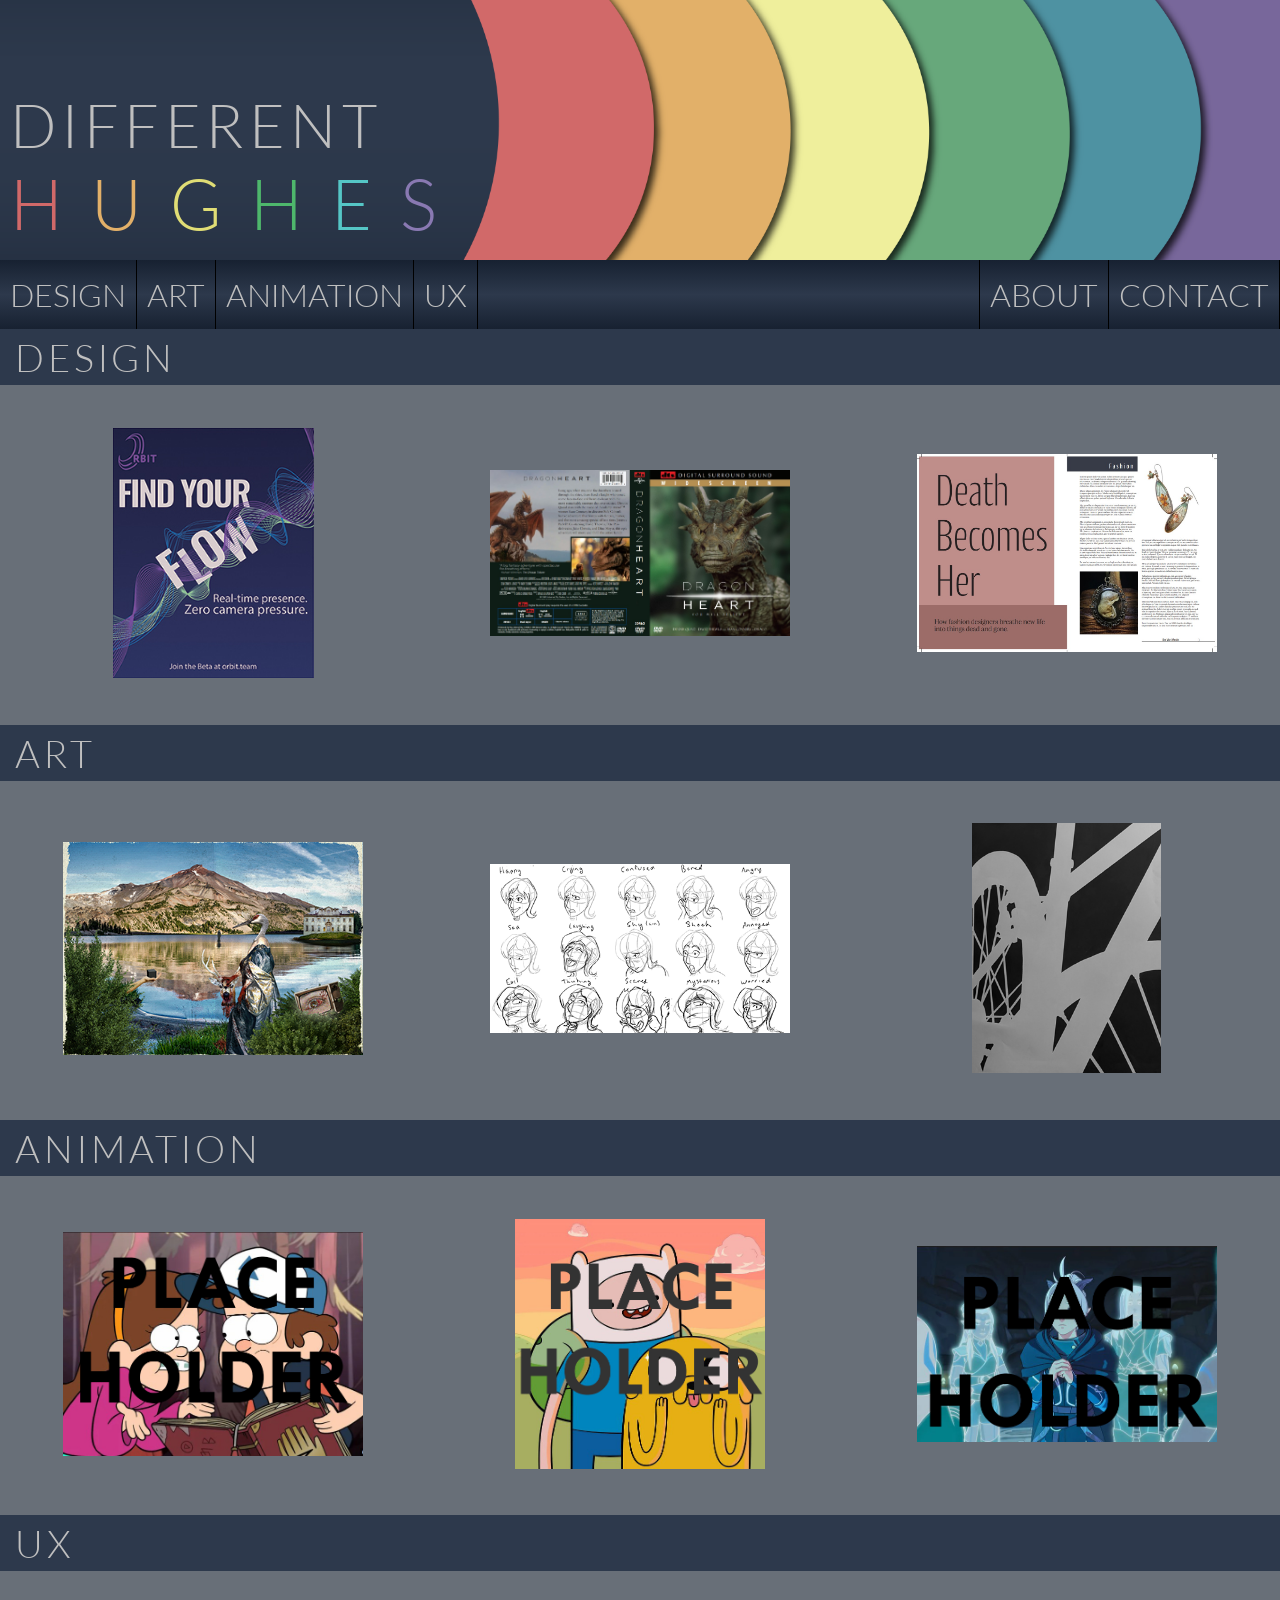
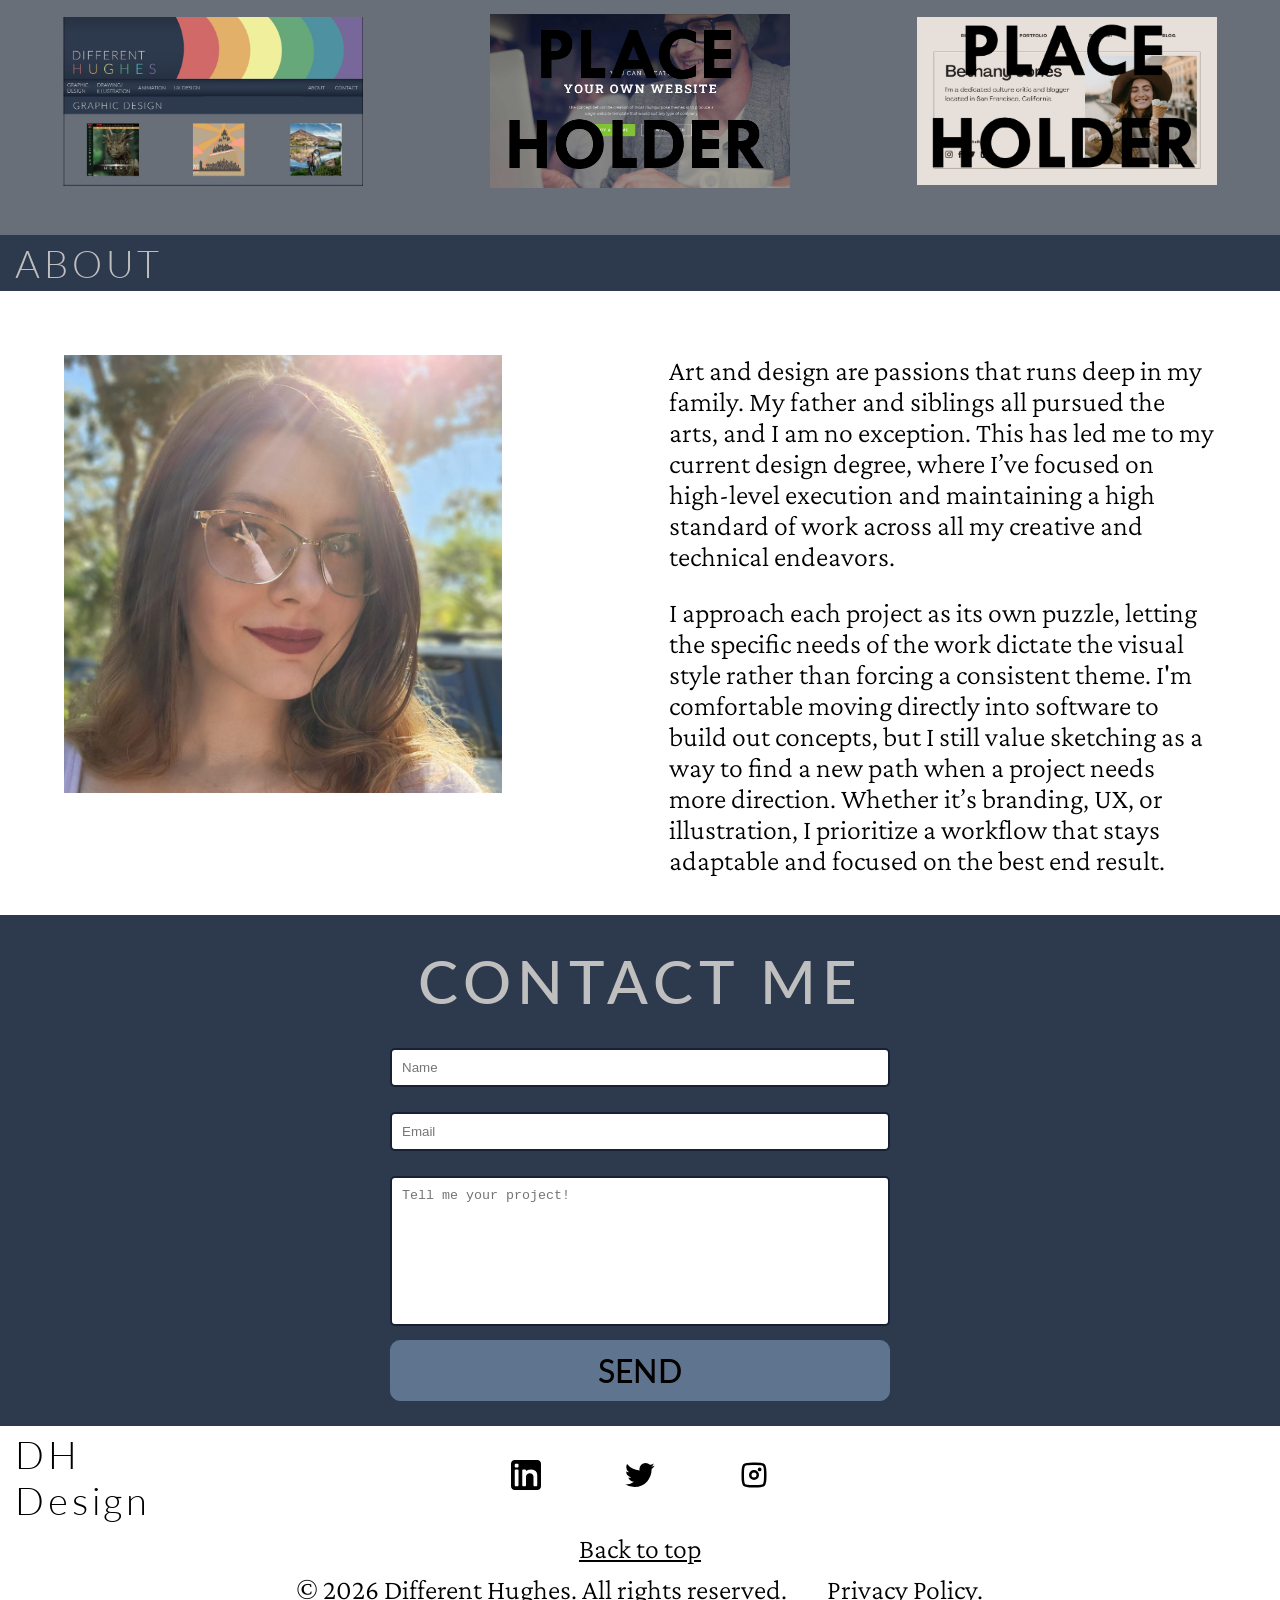
<file: index.html>
<!DOCTYPE html>
<html lang="en">
  <head>
	<meta charset="UTF-8">
	<meta name="viewport" content="width=device-width, initial-scale=1.0">
    <link href="css/indexcss.css" rel="stylesheet" type="text/css">
    <link rel="preconnect" href="https://fonts.googleapis.com">
	<link rel="preconnect" href="https://fonts.gstatic.com" crossorigin>
	<link href="https://fonts.googleapis.com/css2?family=Lato:ital,wght@0,100;0,300;0,400;0,700;0,900;1,100;1,300;1,400;1,700;1,900&display=swap" rel="stylesheet">
	<link rel="preconnect" href="https://fonts.googleapis.com">
    <link rel="preconnect" href="https://fonts.gstatic.com" crossorigin>
    <link href="https://fonts.googleapis.com/css2?family=Crimson+Pro:ital,wght@0,200..900;1,200..900&family=Della+Respira&display=swap" rel="stylesheet">
	<title>
	Different Hughes
	</title>
  </head>
  <body>
		<!--the header includes the Portfolio name, the decorative image, and the site navigation bar -->
    <header id="top">
	  <img src="images/header-image.png" alt="the header vector image with dark blue and a rainbow of colors" class="headerimg">
      <h1><a href="index.html">DIFFERENT<br><!-- Span with different ids to add different colors --><span id="red">H</span><span id="orange">U</span><span id="yellow">G</span><span id="green">H</span><span id="blue">E</span><span id="purple">S</span></a></h1>
      <nav>
        <ul>
		  <li><a class="navlink" href="design.html">DESIGN</a></li>
		  <li><a class="navlink" href="art.html">ART</a></li>
		  <li><a class="navlink" href="animation.html">ANIMATION</a></li>
		  <li><a class="navlink" href="ux.html">UX</a></li>
		  <li class="rightlink"><a id="aboutnav" class="navlink" href="#aboutme">ABOUT</a></li>
		  <li><a class="navlink" href="#contactme">CONTACT</a></li>
		</ul>  
	  </nav>
	</header>
		<!-- the main section contains six different sections. Four display previews of work, one an about section, and another a contact section. -->
		<main>
			<!-- This section contains a header that serves as a link to the Design page, and it contains design thumbnails. -->
			<section>
				<div class="sectionhead">
					<h2><a href="#">DESIGN</a></h2>
				</div>
				<div class="contentbox">
				  <img src="images/thumbnails/orbit-ad.jpg" alt=" An advertisment for orbit audio, with abstract color line graphics. Find your flow. Real time presence. Zero camera pressure.">
				</div>
				<div class="contentbox">
				  <img src="images/thumbnails/dvd-genre-change.jpg" alt="A dvd cover with a dragon on the front. The title reads dragon heart.">
				</div>
				<div class="contentbox">
				  <img src="images/thumbnails/magazine-spread.jpg" alt="Magazine layout with images of fashion made from dead animals.">
				</div>
			</section>
			<!-- This section contains a header that serves as a link to the art page, and it contains art thumbnails. -->
			<section>
				<div class="sectionhead">
					<h2><a href="#">ART</a></h2>
				</div>
				<div class="contentbox">
				  <img src="images/thumbnails/surrealist-collage.jpg" alt="A woman with a the head of a crane walking near a lake, holding the severed head of a deer.">
				</div>
				<div class="contentbox">
				  <img src="images/thumbnails/expressions.png" alt="Multiple drawings of a cartoon woman, from the shoulders up, all in 3/4 view, with a different expression on each one.">
				</div>
				<div class="contentbox">
				  <img src="images/thumbnails/negative-space.jpg" alt="Black and white high-contrast graphic of a bicycle frame and wheel using negative space.">
				</div>
			</section>
			<!-- This section contains a header that serves as a link to the animation page, and it contains animation thumbnails. -->
			<section>
				<div class="sectionhead">
					<h2><a href="#">ANIMATION</a></h2>
				</div>
				<div class="contentbox">
				  <img src="images/thumbnails/gravity-falls.jpg" alt="a placeholder image from Gravity falls of Dipper and Mabel leaning over a book">
				</div>
				<div class="contentbox">
				  <img src="images/thumbnails/adventure-time.jpg" alt="a placeholder image from Adventure Time of Finn and Jake.">
				</div>
				<div class="contentbox">
				  <img src="images/thumbnails/dragon-prince.jpg" alt="a placeholder image from Dragon Prince of Reyla surrounded by ghosts.">
				</div>
			</section>
			<!-- This section contains a header that serves as a link to the UX page, and it contains UX thumbnails. -->
			<section>
				<div class="sectionhead">
					<h2><a href="#">UX</a></h2>
				</div>
				<div class="contentbox">
				  <img src="images/thumbnails/dh-mockup.jpg" alt="a mockup of the Different Hughes website, with dark blue main colors and rainbow accents.">
				</div>
				<div class="contentbox">
				  <img src="images/thumbnails/fake-website-1.jpg" alt="a placeholder image of a website template with a fullscreen photo of a man sitting at a desk, with text that says, 'You can build your own website.'">
				</div>
				<div class="contentbox">
				  <img src="images/thumbnails/fake-website-2.jpg" alt="a placeholder image of a website template, with a simple navigation bar up top. There is a box with text to the left and an image of a woman holding flowers and ice cream to the right.">
				</div>
			</section>
			<!-- This section contains a small section header, an image of me, and two paragraphs about me. -->
			<section id="aboutme" class="aboutme">
				<div class="sectionhead">
					<h2 class="aboutheader">ABOUT</h2>
				</div>
				<div class="aboutcontent">
				<img src="images/picture-of-self.jpg" alt="a selfie of a woman with brown hair and glasses, smiling in the sun light." id="aboutimg">
				<p id="p1">Art and design are passions that runs deep in my family. My father and siblings all pursued the arts, and I am no exception. This has led me to my current design degree, where I’ve focused on high-level execution and maintaining a high standard of work across all my creative and technical endeavors.</p>
				<p id="p2">I approach each project as its own puzzle, letting the specific needs of the work dictate the visual style rather than forcing a consistent theme. I'm comfortable moving directly into software to build out concepts, but I still value sketching as a way to find a new path when a project needs more direction. Whether it’s branding, UX, or illustration, I prioritize a workflow that stays adaptable and focused on the best end result.</p>
				</div>
			</section>
			<!-- This section contains a contact form -->
			<section id="contactme" class="contactme">
			<h2 class="contactheader" id="hideheader">CONTACT ME</h2>
			<div id="thankyou">
			<h3 id="tytext">THANK YOU!</h3>
			</div>
			<form id="contact" action="https://formspree.io/f/xbdwyody" method="post">
			<label class="sr-only">
			Name
			</label>
			<input type="text" placeholder="Name" name="Name" required><br>
			<label class="sr-only">
			Email
			</label>
			<input type="email" placeholder="Email" name="Email" required><br>
			<label class="sr-only">
			Project Description
			</label>
			<textarea placeholder="Tell me your project!" name="projectDescription" required></textarea><br>
			<input type="button" value="SEND" id="button">
			</form>
			</section>
			<footer id="footer">
			<h2>DH<br>Design</h2>
			<div id="icons">
			<a href="https://www.linkedin.com/in/shyann-ceh70880" class="logo"><img src="images/linkedin.svg" alt="LinkedIn logo" class="logoicon"></a>
			<a href="https://x.com/difhughesdesign" class="logo"><img src="images/twitter.svg" alt="X logo" class="logoicon"></a>
			<a href="https://www.instagram.com/different_hughes/" class="logo"><img src="images/insta.svg" alt="Instagram logo" class="logoicon"></a>
			</div>
			<a href="#top" id="toplink"><p>Back to top</p></a>
			<p class="footertext">&copy; 2026 Different Hughes. All rights reserved. &nbsp; &nbsp; &nbsp; &nbsp;<a href="#" id="privacy">Privacy Policy.</a></p>
			</footer>
		</main>
		<!-- Javascript for thank you after sending form -->
			<script>
			const form = document.getElementById('contact')
			const thankYou = document.getElementById('thankyou')
			const submit = document.getElementById('button')
			const text = document.getElementById('hideheader')
			
			submit.addEventListener('click', handleMyForm)
			
			async function handleMyForm () {
			const data = new FormData(form)
			const response = await fetch("https://formspree.io/f/xbdwyody", {
			method: "POST",
			body: data,
			headers: {
				'Accept': 'application/json'
				}
			});
			
			if (response.ok) {//replaces form with thank you message
				form.style.display= 'none';
				text.style.display= 'none';
				thankYou.style.display = 'block';
			}
			else {
				alert("Oops! Something went wrong!");
			}
			}
			</script>
	</body>
</html>
</file>
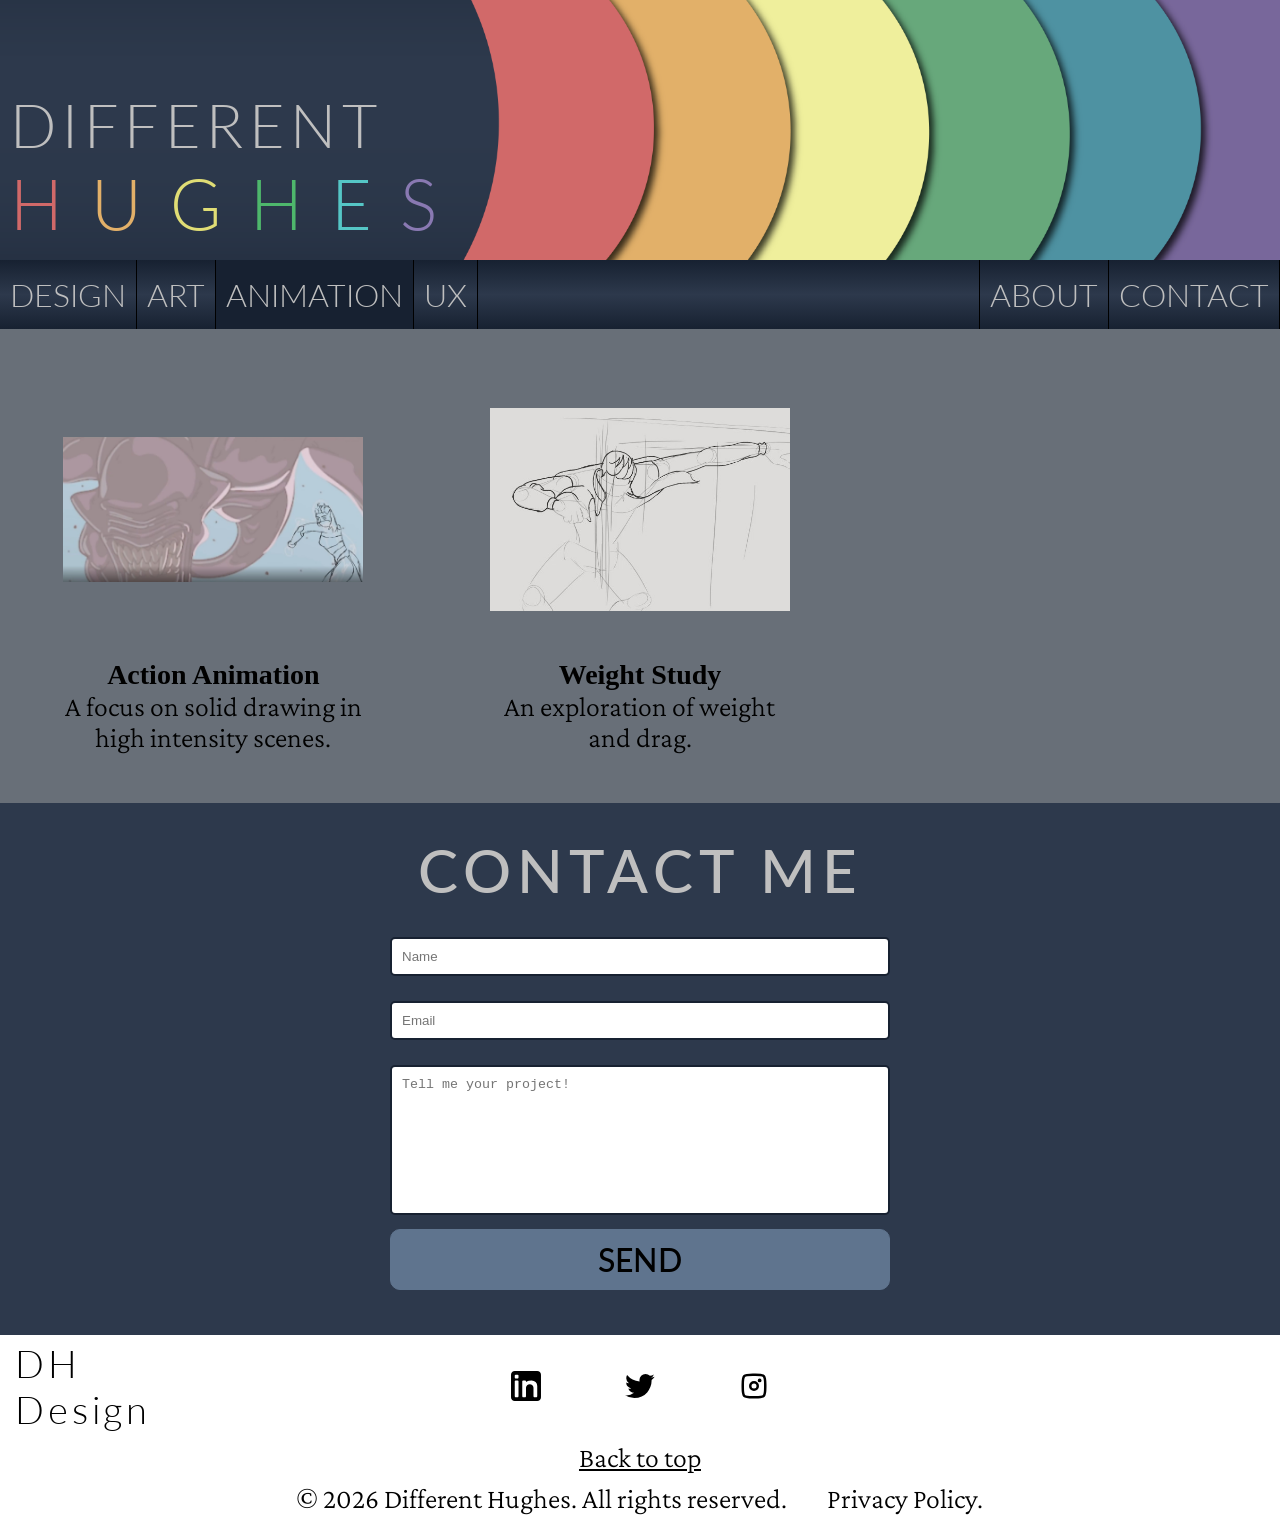
<file: animation.html>
<!DOCTYPE html>
<html lang="en">
  <head>
	<meta charset="UTF-8">
	<meta name="viewport" content="width=device-width, initial-scale=1.0">
    <link href="css/category-pages.css" rel="stylesheet" type="text/css">
    <link rel="preconnect" href="https://fonts.googleapis.com">
	<link rel="preconnect" href="https://fonts.gstatic.com" crossorigin>
	<link href="https://fonts.googleapis.com/css2?family=Lato:ital,wght@0,100;0,300;0,400;0,700;0,900;1,100;1,300;1,400;1,700;1,900&display=swap" rel="stylesheet">
	<link rel="preconnect" href="https://fonts.googleapis.com">
    <link rel="preconnect" href="https://fonts.gstatic.com" crossorigin>
    <link href="https://fonts.googleapis.com/css2?family=Crimson+Pro:ital,wght@0,200..900;1,200..900&family=Della+Respira&display=swap" rel="stylesheet">
	<title>
	Different Hughes
	</title>
  </head>
  <body>
		<!--the header includes the Portfolio name, the decorative image, and the site navigation bar -->
    <header id="top">
	  <img src="images/header-image.png" alt="the header vector image with dark blue and a rainbow of colors" class="headerimg">
      <h1><a href="index.html">DIFFERENT<br/><!-- Span with different ids to add different colors --><span id="red">H</span><span id="orange">U</span><span id="yellow">G</span><span id="green">H</span><span id="blue">E</span><span id="purple">S</span></a></h1>
      <nav>
        <ul>
		  <li><a class="navlink" href="design.html">DESIGN</a></li>
		  <li><a class="navlink" href="art.html">ART</a></li>
		  <li><span class="navlink">ANIMATION</span></li>
		  <li><a class="navlink" href="ux.html">UX</a></li>
		  <li class="rightlink"><a id="aboutnav" class="navlink" href="index.html#aboutme">ABOUT</a></li>
		  <li><a class="navlink" href="#contactme">CONTACT</a></li>
		</ul>  
	  </nav>
	</header>
	<main>
	<h2 class="validator">Validate</h2> <!-- Validates the html by taking out the header gap. Judge me all you want, it works. -->
	  <section>
	  <div class="contentbox">
	    <img src="images/thumbnails/action-animation.jpg" alt="#">
		<div class="title">
		  <h3>Action Animation</h3>
		  <p>A focus on solid drawing in high intensity scenes.</p>
		</div>
	  </div>
	  <div class="contentbox">
	    <img src="images/thumbnails/weight-animation.jpg" alt="#">
		<div class="title">
		  <h3>Weight Study</h3>
		  <p>An exploration of weight and drag.</p>
		</div>
	  </div>
	  </section>
			<!-- This section contains a contact form -->
			<section id="contactme" class="contactme">
			<h2 class="contactheader" id="hideheader">CONTACT ME</h2>
			<div id="thankyou">
			<h3 id="tytext">THANK YOU!</h3>
			</div>
			<form id="contact" action="https://formspree.io/f/xbdwyody" method="post">
			<label class="sr-only">
			Name
			</label>
			<input type="text" placeholder="Name" name="Name" required><br>
			<label class="sr-only">
			Email
			</label>
			<input type="email" placeholder="Email" name="Email" required><br>
			<label class="sr-only">
			Project Description
			</label>
			<textarea placeholder="Tell me your project!" name="projectDescription" required></textarea><br>
			<input type="button" value="SEND" id="button">
			</form>
			</section>
			<footer id="footer">
			<h2>DH<br/>Design</h2>
			<div id="icons">
			<a href="https://www.linkedin.com/in/shyann-ceh70880" class="logo"><img src="images/linkedin.svg" alt="LinkedIn logo" class="logoicon"></a>
			<a href="https://x.com/difhughesdesign" class="logo"><img src="images/twitter.svg" alt="X logo" class="logoicon"></a>
			<a href="https://www.instagram.com/different_hughes/" class="logo"><img src="images/insta.svg" alt="Instagram logo" class="logoicon"></a>
			</div>
			<a href="#top" id="toplink"><p>Back to top</p></a>
			<p class="footertext">&copy; 2026 Different Hughes. All rights reserved. &nbsp; &nbsp; &nbsp; &nbsp;<a href="#" id="privacy">Privacy Policy.</a></p>
			</footer>
		</main>
		<!-- Javascript for thank you after sending form -->
			<script>
			const form = document.getElementById('contact')
			const thankYou = document.getElementById('thankyou')
			const submit = document.getElementById('button')
			const text = document.getElementById('hideheader')
			
			submit.addEventListener('click', handleMyForm)
			
			async function handleMyForm () {
			const data = new FormData(form)
			const response = await fetch("https://formspree.io/f/xbdwyody", {
			method: "POST",
			body: data,
			headers: {
				'Accept': 'application/json'
				}
			});
			
			if (response.ok) {//replaces form with thank you message
				form.style.display= 'none';
				text.style.display= 'none';
				thankYou.style.display = 'block';
			}
			else {
				alert("Oops! Something went wrong!");
			}
			}
			</script>
	</body>
</html>
</file>
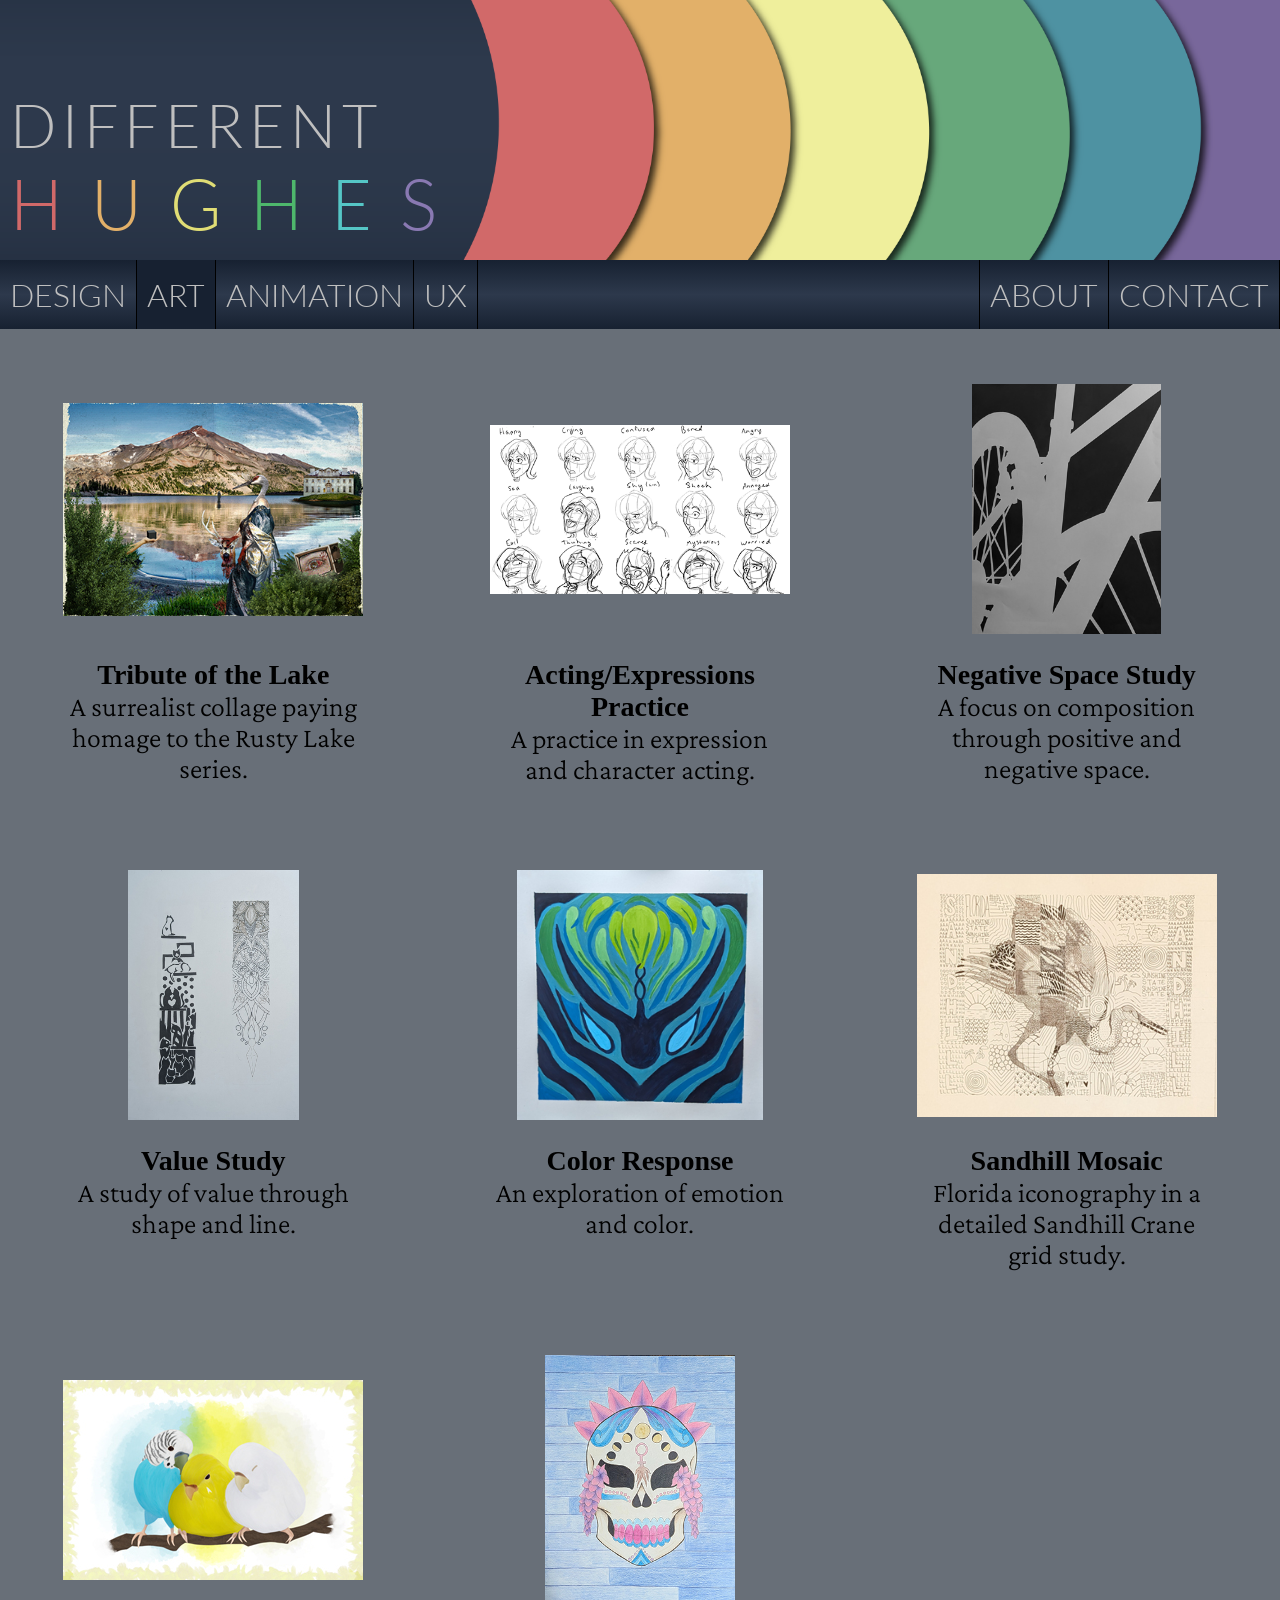
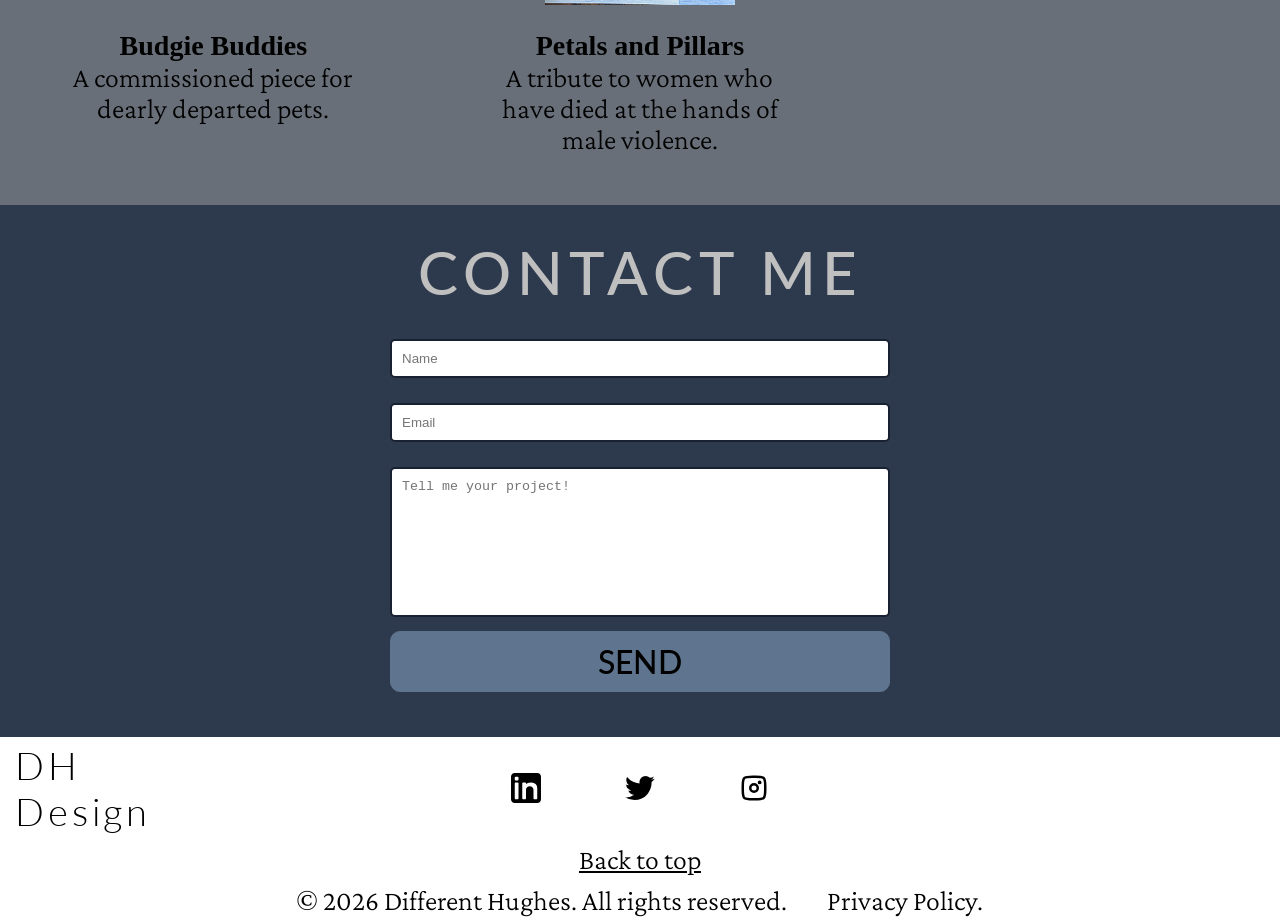
<file: art.html>
<!DOCTYPE html>
<html lang="en">
  <head>
	<meta charset="UTF-8">
	<meta name="viewport" content="width=device-width, initial-scale=1.0">
    <link href="css/category-pages.css" rel="stylesheet" type="text/css"/>
    <link rel="preconnect" href="https://fonts.googleapis.com">
	<link rel="preconnect" href="https://fonts.gstatic.com" crossorigin>
	<link href="https://fonts.googleapis.com/css2?family=Lato:ital,wght@0,100;0,300;0,400;0,700;0,900;1,100;1,300;1,400;1,700;1,900&display=swap" rel="stylesheet">
	<link rel="preconnect" href="https://fonts.googleapis.com">
    <link rel="preconnect" href="https://fonts.gstatic.com" crossorigin>
    <link href="https://fonts.googleapis.com/css2?family=Crimson+Pro:ital,wght@0,200..900;1,200..900&family=Della+Respira&display=swap" rel="stylesheet">
	<title>
	Different Hughes
	</title>
  </head>
  <body>
		<!--the header includes the Portfolio name, the decorative image, and the site navigation bar -->
    <header id="top">
	  <img src="images/header-image.png" alt="the header vector image with dark blue and a rainbow of colors" class="headerimg">
      <h1><a href="index.html">DIFFERENT<br/><!-- Span with different ids to add different colors --><span id="red">H</span><span id="orange">U</span><span id="yellow">G</span><span id="green">H</span><span id="blue">E</span><span id="purple">S</span></a></h1>
      <nav>
        <ul>
		  <li><a class="navlink" href="design.html">DESIGN</a></li>
		  <li><span class="navlink">ART</span></li>
		  <li><a class="navlink" href="animation.html">ANIMATION</a></li>
		  <li><a class="navlink" href="ux.html">UX</a></li>
		  <li class="rightlink"><a id="aboutnav" class="navlink" href="index.html#aboutme">ABOUT</a></li>
		  <li><a class="navlink" href="#contactme">CONTACT</a></li>
		</ul>  
	  </nav>
	</header>
	<main>
	<h2 class="validator">Validate</h2> <!-- Validates the html by taking out the header gap. Judge me all you want, it works. -->
	  <section>
	    <div class="contentbox">
	      <img src="images/thumbnails/surrealist-collage.jpg" alt="A woman with a the head of a crane walking near a lake, holding the severed head of a deer.">
		  <div class="title">
		    <h3>Tribute of the Lake</h3>
		    <p>A surrealist collage paying homage to the Rusty Lake series.</p>
		  </div>
	    </div>
		<div class="contentbox">
	      <img src="images/thumbnails/expressions.png" alt="Multiple drawings of a cartoon woman, from the shoulders up, all in 3/4 view, with a different expression on each one.">
		  <div class="title">
		    <h3>Acting/Expressions Practice</h3>
		    <p>A practice in expression and character acting.</p>
		  </div>
	    </div>
	    <div class="contentbox">
	      <img src="images/thumbnails/negative-space.jpg" alt="Black and white high-contrast graphic of a bicycle frame and wheel using negative space.">
		  <div class="title">
		    <h3>Negative Space Study</h3>
		    <p>A focus on composition through positive and negative space.</p>
		  </div>
		</div>  
	    <div class="contentbox">
	      <img src="images/thumbnails/value-study.jpg" alt="A vertical ink drawing featuring two distinct columns: a silhouette-heavy composition of cats on the left and an intricate, fine-line mandala pattern on the right.">
		  <div class="title">
		    <h3>Value Study</h3>
		    <p>A study of value through shape and line.</p>
		  </div>
	    </div>
		<div class="contentbox">
	      <img src="images/thumbnails/color-response.jpg" alt="A symmetrical abstract gouache painting in an organic, mirrored composition. Features radiating leaf-like and flame-like shapes in blues and greens, all connected by a small central affinity-loop symbol.">
		  <div class="title">
		    <h3>Color Response</h3>
		    <p>An exploration of emotion and color.</p>
		  </div>
	    </div>
		<div class="contentbox">
	      <img src="images/thumbnails/sandhill-grid.jpg" alt="A detailed pen and ink illustration of a Sandhill Crane standing in profile. The composition is structured as a grid, with each square containing different hand-drawn patterns, icons like the state of Florida, and typography including 'Sandhill,' 'Sunshine State,' and 'Florida.'">
		  <div class="title">
		    <h3>Sandhill Mosaic</h3>
		    <p>Florida iconography in a detailed Sandhill Crane grid study.</p>
		  </div>
	    </div>
		<div class="contentbox">
	      <img src="images/thumbnails/bird-commission.jpg" alt="A digital painting of three parakeets—one blue and white, one yellow, and one white—perched together on a brown branch against a soft watercolor background with a feathery border.">
		  <div class="title">
		    <h3>Budgie Buddies</h3>
		    <p>A commissioned piece for dearly departed pets.</p>
		  </div>
	    </div>
		<div class="contentbox">
	      <img src="images/thumbnails/sugar-skull.jpg" alt="A colored pencil drawing of a stylized sugar skull against a blue brick-patterned background. The skull features moon phase symbols on the forehead, pink floral crowns and cheek drapes, and a central feminine symbol.">
		  <div class="title">
		    <h3>Petals and Pillars</h3>
		    <p>A tribute to women who have died at the hands of male violence.</p>
		  </div>
	    </div>
	  </section>
			<!-- This section contains a contact form -->
			<section id="contactme" class="contactme">
			<h2 class="contactheader" id="hideheader">CONTACT ME</h2>
			<div id="thankyou">
			<h3 id="tytext">THANK YOU!</h3>
			</div>
			<form id="contact" action="https://formspree.io/f/xbdwyody" method="post">
			<label class="sr-only">
			Name
			</label>
			<input type="text" placeholder="Name" name="Name" required><br>
			<label class="sr-only">
			Email
			</label>
			<input type="email" placeholder="Email" name="Email" required><br>
			<label class="sr-only">
			Project Description
			</label>
			<textarea placeholder="Tell me your project!" name="projectDescription" required></textarea><br>
			<input type="button" value="SEND" id="button">
			</form>
			</section>
			<footer id="footer">
			<h2>DH<br/>Design</h2>
			<div id="icons">
			<a href="https://www.linkedin.com/in/shyann-ceh70880" class="logo"><img src="images/linkedin.svg" alt="LinkedIn logo" class="logoicon"></a>
			<a href="https://x.com/difhughesdesign" class="logo"><img src="images/twitter.svg" alt="X logo" class="logoicon"></a>
			<a href="https://www.instagram.com/different_hughes/" class="logo"><img src="images/insta.svg" alt="Instagram logo" class="logoicon"></a>
			</div>
			<a href="#top" id="toplink"><p>Back to top</p></a>
			<p class="footertext">&copy; 2026 Different Hughes. All rights reserved. &nbsp; &nbsp; &nbsp; &nbsp;<a href="#" id="privacy">Privacy Policy.</a></p>
			</footer>
		</main>
		<!-- Javascript for thank you after sending form -->
			<script>
			const form = document.getElementById('contact')
			const thankYou = document.getElementById('thankyou')
			const submit = document.getElementById('button')
			const text = document.getElementById('hideheader')
			
			submit.addEventListener('click', handleMyForm)
			
			async function handleMyForm () {
			const data = new FormData(form)
			const response = await fetch("https://formspree.io/f/xbdwyody", {
			method: "POST",
			body: data,
			headers: {
				'Accept': 'application/json'
				}
			});
			
			if (response.ok) {//replaces form with thank you message
				form.style.display= 'none';
				text.style.display= 'none';
				thankYou.style.display = 'block';
			}
			else {
				alert("Oops! Something went wrong!");
			}
			}
			</script>
	</body>
</html>
</file>
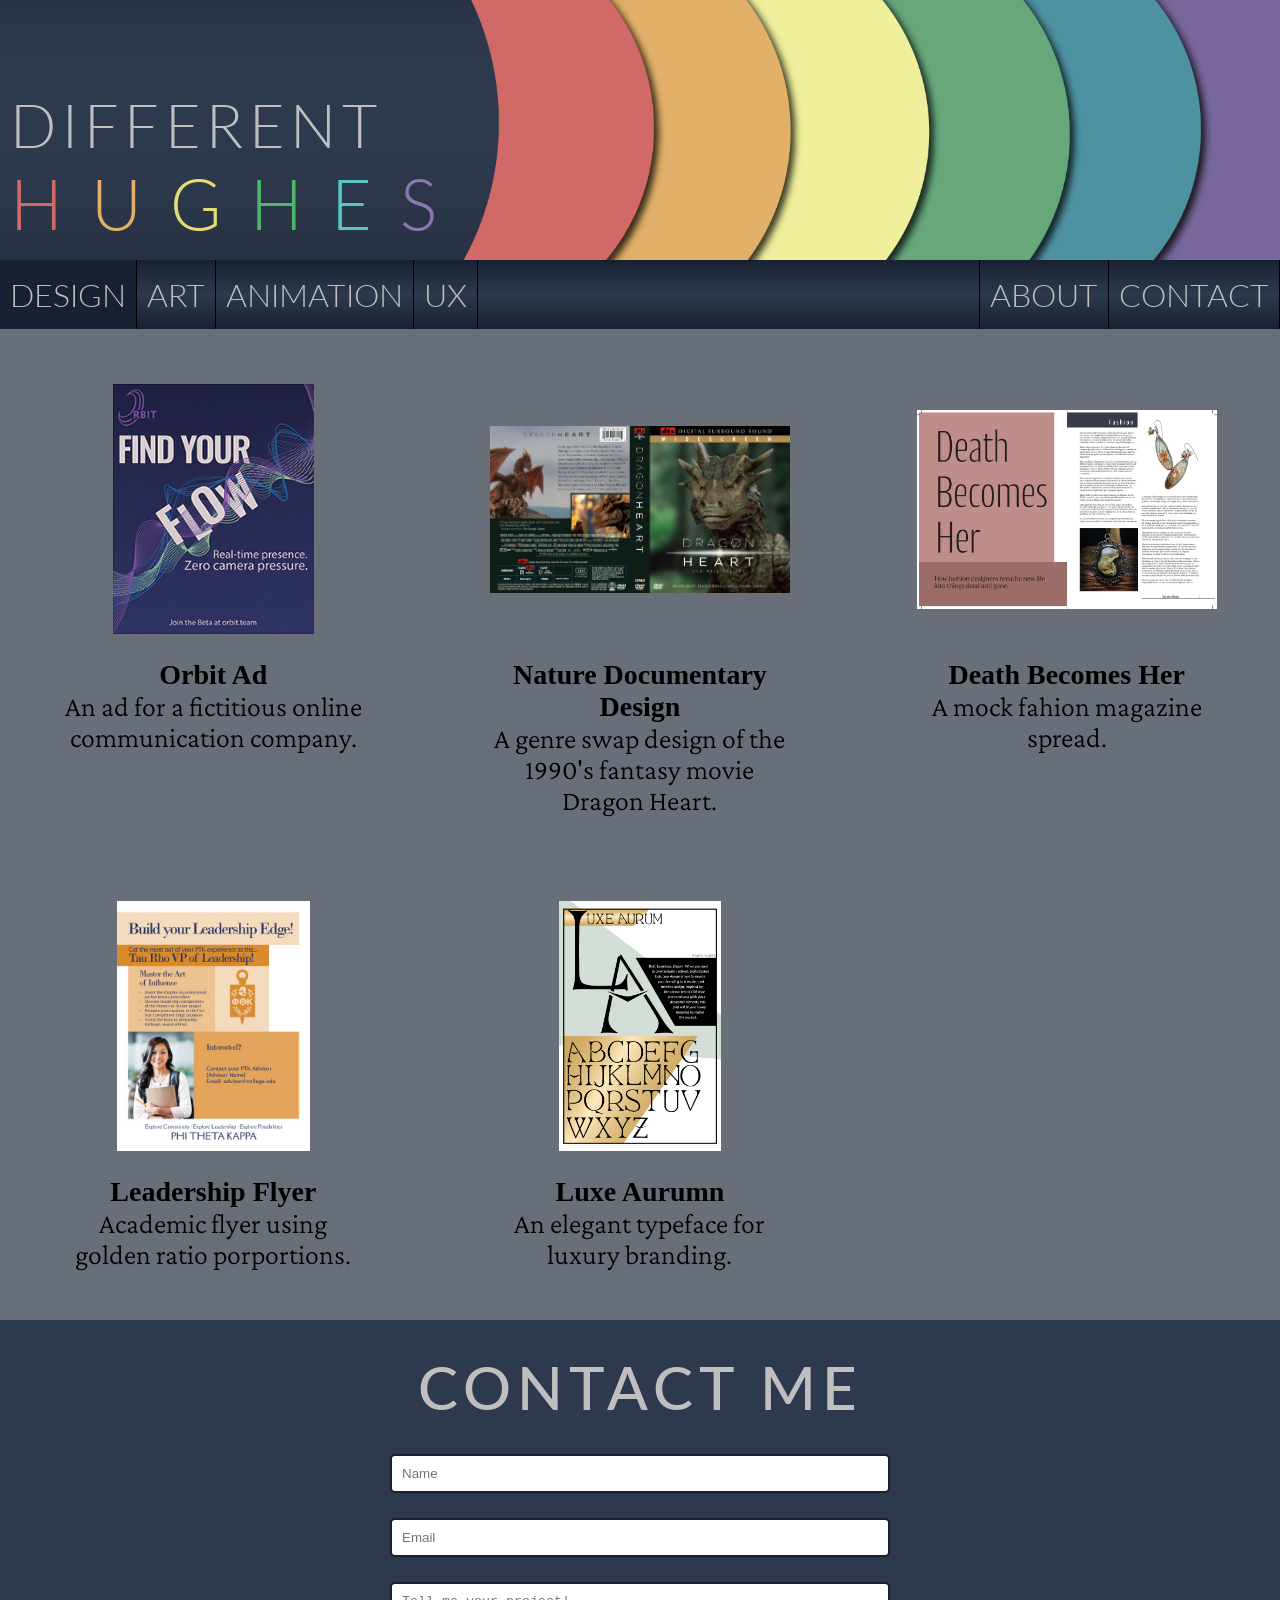
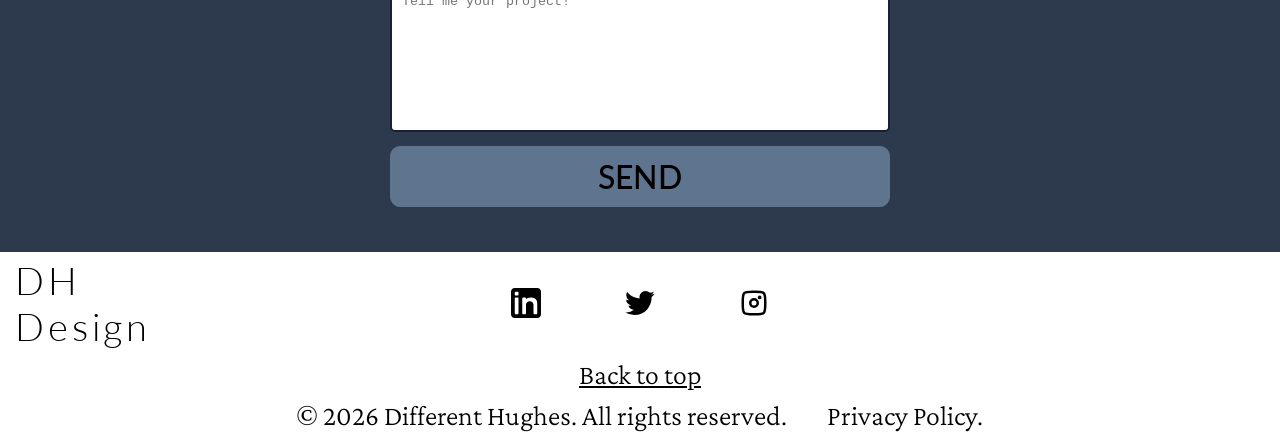
<file: design.html>
<!DOCTYPE html>
<html lang="en">
  <head>
	<meta charset="UTF-8">
	<meta name="viewport" content="width=device-width, initial-scale=1.0">
    <link href="css/category-pages.css" rel="stylesheet" type="text/css"/>
    <link rel="preconnect" href="https://fonts.googleapis.com">
	<link rel="preconnect" href="https://fonts.gstatic.com" crossorigin>
	<link href="https://fonts.googleapis.com/css2?family=Lato:ital,wght@0,100;0,300;0,400;0,700;0,900;1,100;1,300;1,400;1,700;1,900&display=swap" rel="stylesheet">
	<link rel="preconnect" href="https://fonts.googleapis.com">
    <link rel="preconnect" href="https://fonts.gstatic.com" crossorigin>
    <link href="https://fonts.googleapis.com/css2?family=Crimson+Pro:ital,wght@0,200..900;1,200..900&family=Della+Respira&display=swap" rel="stylesheet">
	<title>
	Different Hughes
	</title>
  </head>
  <body>
		<!--the header includes the Portfolio name, the decorative image, and the site navigation bar -->
    <header id="top">
	  <img src="images/header-image.png" alt="the header vector image with dark blue and a rainbow of colors" class="headerimg">
      <h1><a href="index.html">DIFFERENT<br/><!-- Span with different ids to add different colors --><span id="red">H</span><span id="orange">U</span><span id="yellow">G</span><span id="green">H</span><span id="blue">E</span><span id="purple">S</span></a></h1>
      <nav>
        <ul>
		  <li><span class="navlink">DESIGN</span></li>
		  <li><a class="navlink" href="art.html">ART</a></li>
		  <li><a class="navlink" href="animation.html">ANIMATION</a></li>
		  <li><a class="navlink" href="ux.html">UX</a></li>
		  <li class="rightlink"><a id="aboutnav" class="navlink" href="index.html#aboutme">ABOUT</a></li>
		  <li><a class="navlink" href="#contactme">CONTACT</a></li>
		</ul>  
	  </nav>
	</header>
	<main>
	<h2 class="validator">Validate</h2> <!-- Validates the html by taking out the header gap. Judge me all you want, it works. -->
	  <section>
	    <div class="contentbox">
		   <img src="images/thumbnails/orbit-ad.jpg" alt=" An advertisment for orbit audio, with abstract color line graphics. Find your flow. Real time presence. Zero camera pressure.">
		   <div class="title">
		     <h3>Orbit Ad</h3>
		     <p>An ad for a fictitious online communication company.</p>
		   </div>
	    </div>
		<div class="contentbox">
		  <img src="images/thumbnails/dvd-genre-change.jpg" alt="A dvd cover with a dragon on the front. The title reads dragon heart.">
	      <div class="title">
		    <h3>Nature Documentary Design</h3>
		    <p>A genre swap design of the 1990's fantasy movie Dragon Heart.</p>
		  </div>
		</div>
		<div class="contentbox">
		  <img src="images/thumbnails/magazine-spread.jpg" alt="Magazine layout with images of fashion made from dead animals.">
		  <div class="title">
		    <h3>Death Becomes Her</h3>
		    <p>A mock fahion magazine spread.</p>
		  </div>
		</div>
		<div class="contentbox">
		  <img src="images/thumbnails/leadership-flyers-template.jpg" alt="Recruitment flyer for Phi Theta Kappa's Tau Rho Chapter President. The graphic uses a modern grid layout in navy and tan, featuring the PTK key logo and a group photo of student members under the headline 'Build your Leadership Edge!'">
	      <div class="title">
		    <h3>Leadership Flyer</h3>
		    <p>Academic flyer using golden ratio porportions.</p>
		  </div>
		</div>
		<div class="contentbox">
		  <img src="images/thumbnails/luxe-aurum.jpg" alt="A sophisticated typography poster titled 'Luxe Aurum', featuring large black overlapping letters 'LA'. Below, an elegant serif alphabet A through Z is set against stylized geometric shapes in soft gold and mint green.">
	      <div class="title">
		    <h3>Luxe Aurumn</h3>
		    <p>An elegant typeface for luxury branding.</p>
		  </div>
		</div>
	  </section>
			<!-- This section contains a contact form -->
			<section id="contactme" class="contactme">
			<h2 class="contactheader" id="hideheader">CONTACT ME</h2>
			<div id="thankyou">
			<h3 id="tytext">THANK YOU!</h3>
			</div>
			<form id="contact" action="https://formspree.io/f/xbdwyody" method="post">
			<label class="sr-only">
			Name
			</label>
			<input type="text" placeholder="Name" name="Name" required><br>
			<label class="sr-only">
			Email
			</label>
			<input type="email" placeholder="Email" name="Email" required><br>
			<label class="sr-only">
			Project Description
			</label>
			<textarea placeholder="Tell me your project!" name="projectDescription" required></textarea><br>
			<input type="button" value="SEND" id="button">
			</form>
			</section>
			<footer id="footer">
			<h2>DH<br/>Design</h2>
			<div id="icons">
			<a href="https://www.linkedin.com/in/shyann-ceh70880" class="logo"><img src="images/linkedin.svg" alt="LinkedIn logo" class="logoicon"></a>
			<a href="https://x.com/difhughesdesign" class="logo"><img src="images/twitter.svg" alt="X logo" class="logoicon"></a>
			<a href="https://www.instagram.com/different_hughes/" class="logo"><img src="images/insta.svg" alt="Instagram logo" class="logoicon"></a>
			</div>
			<a href="#top" id="toplink"><p>Back to top</p></a>
			<p class="footertext">&copy; 2026 Different Hughes. All rights reserved. &nbsp; &nbsp; &nbsp; &nbsp;<a href="#" id="privacy">Privacy Policy.</a></p>
			</footer>
		</main>
		<!-- Javascript for thank you after sending form -->
			<script>
			const form = document.getElementById('contact')
			const thankYou = document.getElementById('thankyou')
			const submit = document.getElementById('button')
			const text = document.getElementById('hideheader')
			
			submit.addEventListener('click', handleMyForm)
			
			async function handleMyForm () {
			const data = new FormData(form)
			const response = await fetch("https://formspree.io/f/xbdwyody", {
			method: "POST",
			body: data,
			headers: {
				'Accept': 'application/json'
				}
			});
			
			if (response.ok) {//replaces form with thank you message
				form.style.display= 'none';
				text.style.display= 'none';
				thankYou.style.display = 'block';
			}
			else {
				alert("Oops! Something went wrong!");
			}
			}
			</script>
	</body>
</html>
</file>
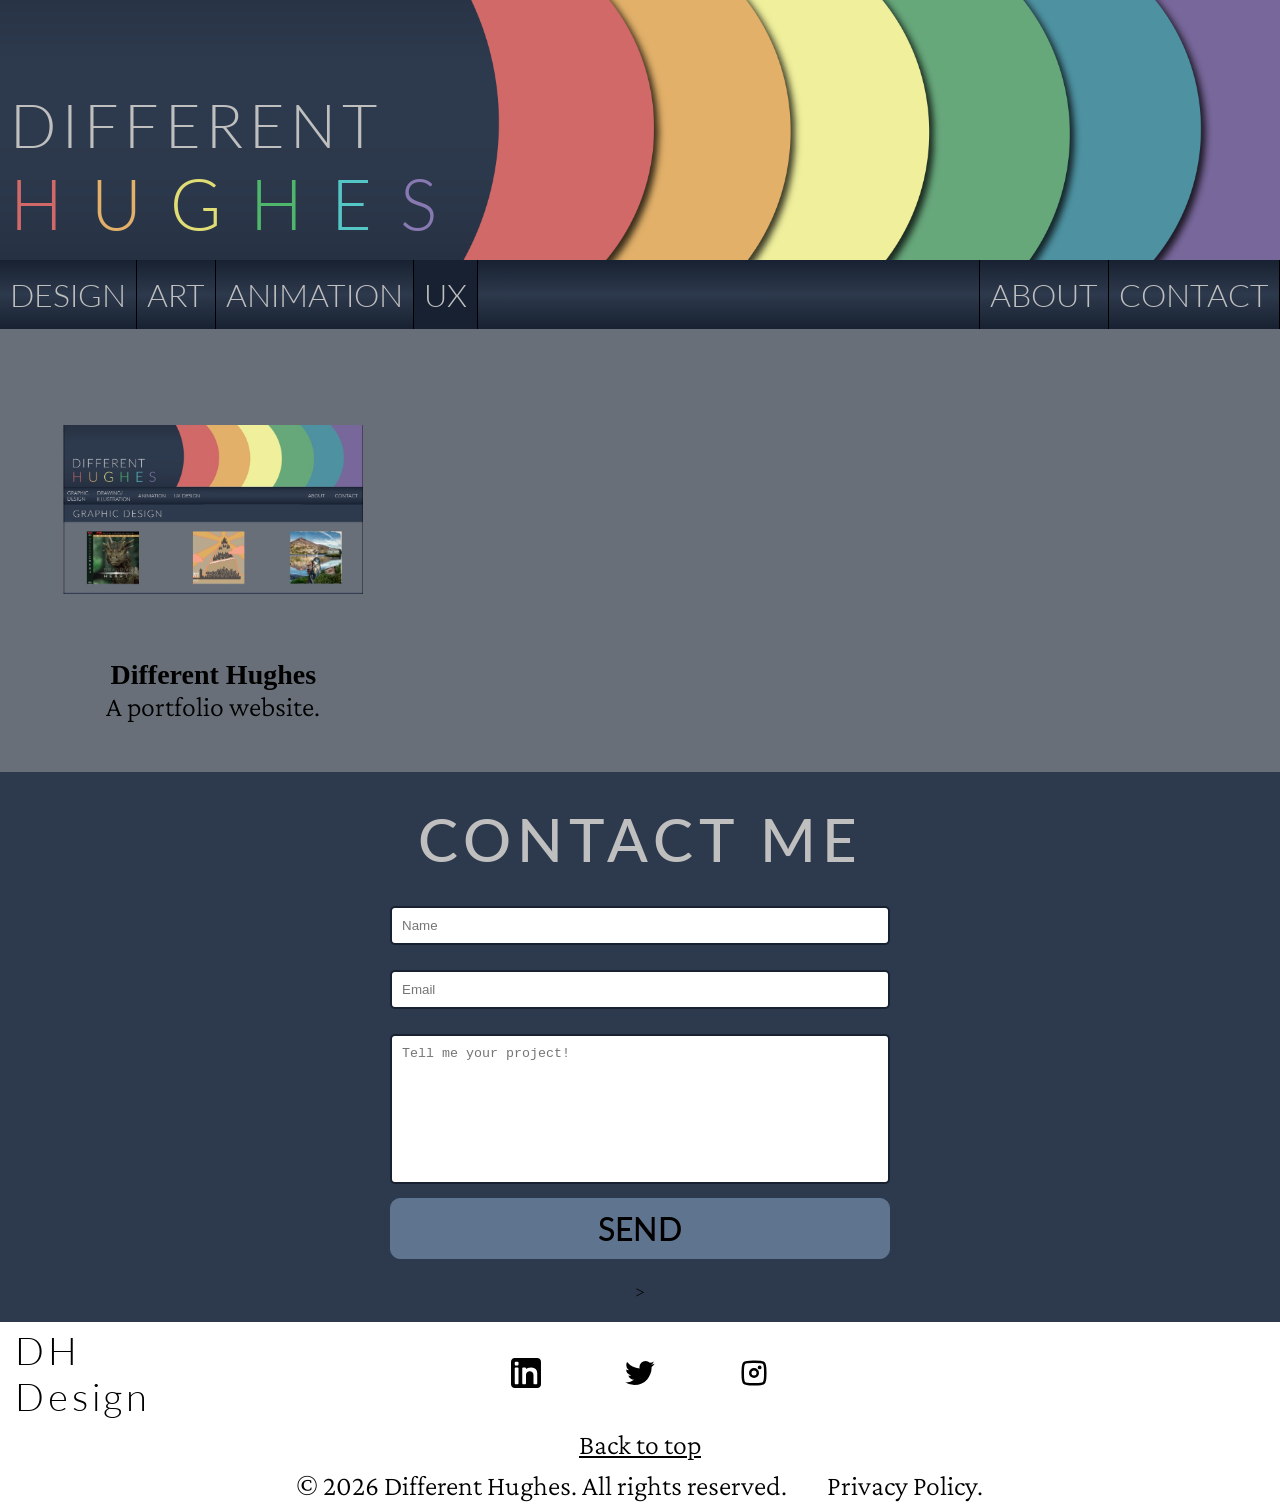
<file: ux.html>
<!DOCTYPE html>
<html lang="en">
  <head>
	<meta charset="UTF-8">
	<meta name="viewport" content="width=device-width, initial-scale=1.0">
    <link href="css/category-pages.css" rel="stylesheet" type="text/css"/>
    <link rel="preconnect" href="https://fonts.googleapis.com">
	<link rel="preconnect" href="https://fonts.gstatic.com" crossorigin>
	<link href="https://fonts.googleapis.com/css2?family=Lato:ital,wght@0,100;0,300;0,400;0,700;0,900;1,100;1,300;1,400;1,700;1,900&display=swap" rel="stylesheet">
	<link rel="preconnect" href="https://fonts.googleapis.com">
    <link rel="preconnect" href="https://fonts.gstatic.com" crossorigin>
    <link href="https://fonts.googleapis.com/css2?family=Crimson+Pro:ital,wght@0,200..900;1,200..900&family=Della+Respira&display=swap" rel="stylesheet">
	<title>
	Different Hughes
	</title>
  </head>
  <body>
		<!--the header includes the Portfolio name, the decorative image, and the site navigation bar -->
    <header id="top">
	  <img src="images/header-image.png" alt="the header vector image with dark blue and a rainbow of colors" class="headerimg">
      <h1><a href="index.html">DIFFERENT<br/><!-- Span with different ids to add different colors --><span id="red">H</span><span id="orange">U</span><span id="yellow">G</span><span id="green">H</span><span id="blue">E</span><span id="purple">S</span></a></h1>
      <nav>
        <ul>
		  <li><a class="navlink" href="design.html">DESIGN</a></li>
		  <li><a class="navlink" href="art.html">ART</a></li>
		  <li><a class="navlink" href="animation.html">ANIMATION</a></li>
		  <li><span class="navlink">UX</span></li>
		  <li class="rightlink"><a id="aboutnav" class="navlink" href="index.html#aboutme">ABOUT</a></li>
		  <li><a class="navlink" href="#contactme">CONTACT</a></li>
		</ul>  
	  </nav>
	</header>
	<main>
	<h2 class="validator">Validate</h2> <!-- Validates the html by taking out the header gap. Judge me all you want, it works. -->
	  <section>
	    <div class="contentbox">
	      <img src="images/thumbnails/dh-mockup.jpg" alt="#">
		  <div class="title">
		    <h3>Different Hughes</h3>
		    <p>A portfolio website.</p>
		  </div>
	    </div>
	  </section>
			<!-- This section contains a contact form -->
			<section id="contactme" class="contactme">
			<h2 class="contactheader" id="hideheader">CONTACT ME</h2>
			<div id="thankyou">
			<h3 id="tytext">THANK YOU!</h3>
			</div>
			<form id="contact" action="https://formspree.io/f/xbdwyody" method="post">
			<label class="sr-only">
			Name
			</label>
			<input type="text" placeholder="Name" name="Name" required><br>
			<label class="sr-only">
			Email
			</label>
			<input type="email" placeholder="Email" name="Email" required><br>
			<label class="sr-only">
			Project Description
			</label>
			<textarea placeholder="Tell me your project!" name="projectDescription" required></textarea><br>
			<input type="button" value="SEND" id="button">
			</form>>
			</section>
			<footer id="footer">
			<h2>DH<br/>Design</h2>
			<div id="icons">
			<a href="https://www.linkedin.com/in/shyann-ceh70880" class="logo"><img src="images/linkedin.svg" alt="LinkedIn logo" class="logoicon"></a>
			<a href="https://x.com/difhughesdesign" class="logo"><img src="images/twitter.svg" alt="X logo" class="logoicon"></a>
			<a href="https://www.instagram.com/different_hughes/" class="logo"><img src="images/insta.svg" alt="Instagram logo" class="logoicon"></a>
			</div>
			<a href="#top" id="toplink"><p>Back to top</p></a>
			<p class="footertext">&copy; 2026 Different Hughes. All rights reserved. &nbsp; &nbsp; &nbsp; &nbsp;<a href="#" id="privacy">Privacy Policy.</a></p>
			</footer>
		</main>
		<!-- Javascript for thank you after sending form -->
			<script>
			const form = document.getElementById('contact')
			const thankYou = document.getElementById('thankyou')
			const submit = document.getElementById('button')
			const text = document.getElementById('hideheader')
			
			submit.addEventListener('click', handleMyForm)
			
			async function handleMyForm () {
			const data = new FormData(form)
			const response = await fetch("https://formspree.io/f/xbdwyody", {
			method: "POST",
			body: data,
			headers: {
				'Accept': 'application/json'
				}
			});
			
			if (response.ok) {//replaces form with thank you message
				form.style.display= 'none';
				text.style.display= 'none';
				thankYou.style.display = 'block';
			}
			else {
				alert("Oops! Something went wrong!");
			}
			}
			</script>
	</body>
</html>
</file>
<file: css/indexcss.css>
* {
margin: 0;
padding: 0;
box-sizing: border-box; /*Padding included in total width */
}

html {
  scroll-behavior: smooth;
}

/*2 cell grid for stacking header over header image*/
header {
display: grid;
grid-template-rows: auto auto;
grid-template-areas: 'header''nav'; /* grid template 'header' stacks image and h1 text- Different Hughes */
}

.headerimg {
grid-area: header;
width: 100%;
z-index: 1; /*puts image behind header*/
min-height: 150px;
/*fixing width restrictions only meant for thumbnails*/
max-width: 1920px; 
max-height: 1080px;
object-fit: cover;
object-position: left center;
max-height: 450px;
}

h1 {
font-family: 'Lato', sans-serif;
font-size: clamp(32px, 4.8vw, 76px); /*font size for header changes with window */
font-weight: 300;
letter-spacing: 0.1em; /*tracking 100*/
color: #bfbfbf;
padding: 15px 10px;
grid-area: header;
z-index: 2;
align-self: end;
}

/*font size and colors for 'Hughes' and colors*/
span {
font-size: clamp(36px, 5.5vw, 88px);
letter-spacing: 0.4em; /*tracking 400*/
}

#red {
color: #d16969;
}

#orange {
color: #e2b069;
}

#yellow {
color: #e0dd75;
}

#green {
color: #4eb76c;
}

#blue {
color: #55c6c6;
}

#purple {
color: #8979b2;
}

/*navigation with ul flexbox*/
nav {
background: linear-gradient(to bottom, #172131, #2d394c, #172131);
width: 100%;
grid-area: nav;
}

ul {
display: flex;
width: 100%;
list-style-type: none;
}

li {
font-family: 'Lato', sans-serif;
font-size: 32px;
font-weight: 300;
}

li.rightlink {/*sets about and contact nav buttons to the right*/
margin-left: auto;
}

/*navigation bar style*/
a.navlink {
display: block;
border: solid black;
border-width: 0px 1px 0px 0px;
padding: 15px 10px;
}

#aboutnav {
border: solid black;
border-width: 0px 1px;
}

a.navlink:hover {/*color shift on navlinks*/
background-color: #172131;
}

/*general link style*/
a:link {
color: #bfbfbf;
text-decoration: none;
}

a:visited {
color: #bfbfbf;
text-decoration: none;
}

/*grid structure and styling for main sections*/
section {
background-color: #686f78;
display: grid;
grid-template-columns: repeat(3, 1fr);
grid-template-rows: auto auto;
grid-template-areas: 'sectionhead sectionhead sectionhead' '. . .';
}

.sectionhead {
background-color: #2d394c;
grid-area: sectionhead;
}

.contentbox {
padding: 10%;
align-self: center;
justify-self: center;
}

img {
/* for orbit ad vibrancy (purples and blues showing up dull*/
color-rendering: optimizeQuality;
/* prevent washout*/
image-rendering: -webkit-optimize-contrast;
max-width: 300px;
max-height: 250px;
}


/*grid and styling for about me section*/
.aboutme {
display: flex;
flex-direction: column;
background-color: white;
}

.aboutheader {
color: #bfbfbf;
}

.aboutcontent {
display: grid;
background-color: white;
padding: 5%;
grid-template-columns: 1fr 1fr;
grid-template-rows: auto auto;
gap: 5%;
}

#aboutimg {
width: 80%;
/*fixing width restrictions only meant for thumbnails*/
max-width: 700px;
max-height: 700px;
grid-row: 1 / 3;
}

p {
font-size: clamp(1rem, 2.5vw, 1.75rem);
font-family: "Crimson Pro", serif;
font-weight: 300;
font-style: normal;
}

#p1 {
align-self: end;
}

#p2 {
align-self: start;
}

/*flexbox contact section*/
.contactheader, #tytext {
color: #bfbfbf;
font-size: clamp(3rem, 5vw, 3.75rem);
font-family: 'Lato', sans-serif;
font-weight: 500;
margin: 2%;
}

#thankyou {
display: none;
padding: 200px 0 200px 0;
}

#tytext {
text-align: center;
}

.contactme {
background-color: #2d394c;
display: flex;
flex-direction: column;
align-items: center;
}

.sr-only {
  position: absolute;
  width: 1px;
  height: 1px;
  padding: 0;
  margin: -1px;
  overflow: hidden;
  clip: rect(0, 0, 0, 0);
  border: 0;
}


form {
width: 30%;
}

input {
width: 100%;
padding: 10px;
margin: 0 0 5% 0;
border: 2px solid #172131;
border-radius: 5px;
}

textarea {
width: 100%;
height: 10vw;
padding: 10px;
resize: none;
margin: 0 0 2% 0;
border: 2px solid #172131;	
border-radius: 5px;
min-height: 10lh;
}

input[type=button] {
background-color: #5f748e;
border: 1px solid #5f748e;
border-radius: 10px;
font-family: 'Lato', sans-serif;
font-weight: 500;
font-size: clamp(1.25rem, 2.5vw, 3rem);
}

input[type=button]:hover {
background-color: #495f77;
cursor: pointer;
}


h2 {
font-family: 'Lato', sans-serif;
font-size: clamp(1.875rem, 3vw, 3rem);
font-weight: 300;
letter-spacing: 0.1em;
padding: 5px 15px;
}

/*footer grid and styling*/
#footer {
display: grid;
grid-template-columns: 1fr 1fr 1fr;
grid-template-rows: auto auto auto;
grid-template-areas: 'text logos .''. toplink .''footertext footertext footertext';
}

#icons {/*flexbox to arrange icons*/
display: flex;
grid-area: logos;
justify-content: space-evenly;
background-color: white;
}

.logo {
align-self: center;
}

.logoicon {
width: 30px;
height: 30px;
}

.footertext {
grid-area: footertext;
justify-self: center;
padding: 5px;
}

/*back to top link styling*/
#toplink {
grid-area: toplink;
padding: 5px;
justify-self: center;
}

a#toplink:link {
color: #000000;
text-decoration: underline;
}

a#toplink:visited {
color: #000000;
text-decoration: underline;
}

/*Privacy policy link styling*/
a#privacy:link {
color: black;
}

a#privacy:visited {
color: black;
}

/*responsive for shrinking*/

@media (max-width: 1640px){
	 form {
    width: 80%; /* Or 90% if you want it even wider on mobile */
    max-width: 500px; /* Optional: prevents it from looking 'stretched' on tablets */
  }
}

@media (max-width: 1094px) {
  section {
    display: flex;
	flex-direction: column;
  }
  
  .contentbox {
    padding: 20px;
    width: 100%;
	text-align: center; /*aligns images center*/
  }

.aboutcontent { /*makes a vertical stack for about me section on smaller screens*/
display: flex;
flex-direction: column;
gap: 15px;
background-color: white;
padding-bottom: 30px;
}
  
  #aboutimg {
    width: 100%; /* Let the photo take full width when stacked */
    justify-self: center;
  }
}

@media (max-width: 800px) {
 
 ul {
flex-direction: column;
}

li.rightlink {
margin-left: 0;
}

a.navlink {
 display: block;
 border: solid black;
 border-width: 0px 0px 1px 0px;
 padding: 15px 10px;
}

 #aboutnav {
 border: solid black;
 border-width: 0px 0px 1px 0px;
}

 li {
 background: linear-gradient(to bottom, #172131, #2d394c, #2d394c, #172131);
 font-size: 20px;
}
}
</file>
<file: css/category-pages.css>
* {
margin: 0;
padding: 0;
box-sizing: border-box; /*Padding included in total width */
}

html {
  scroll-behavior: smooth;
}

/*2 cell grid for stacking header over header image*/
header {
display: grid;
grid-template-rows: auto auto;
grid-template-areas: 'header''nav'; /* grid template 'header' stacks image and h1 text- Different Hughes */
}

.headerimg {
grid-area: header;
width: 100%;
z-index: 1; /*puts image behind header*/
min-height: 150px;
/*fixing width restrictions only meant for thumbnails*/
max-width: 1920px; 
max-height: 1080px;
object-fit: cover;
object-position: left center;
max-height: 450px;
}

h1 {
font-family: 'Lato', sans-serif;
font-size: clamp(32px, 4.8vw, 76px); /*font size for header changes with window */
font-weight: 300;
letter-spacing: 0.1em; /*tracking 100*/
color: #bfbfbf;
padding: 15px 10px;
grid-area: header;
z-index: 2;
align-self: end;
}

/*font size and colors for 'Hughes' and colors*/
span {
font-size: clamp(36px, 5.5vw, 88px);
letter-spacing: 0.4em; /*tracking 400*/
}

#red {
color: #d16969;
}

#orange {
color: #e2b069;
}

#yellow {
color: #e0dd75;
}

#green {
color: #4eb76c;
}

#blue {
color: #55c6c6;
}

#purple {
color: #8979b2;
}

/*navigation with ul flexbox*/
nav {
background: linear-gradient(to bottom, #172131, #2d394c, #172131);
width: 100%;
grid-area: nav;
}

ul {
display: flex;
width: 100%;
list-style-type: none;
}

li {
color: #bfbfbf;
font-family: 'Lato', sans-serif;
font-size: 32px;
font-weight: 300;
}

li.rightlink {/*sets about and contact nav buttons to the right*/
margin-left: auto;
}

span.navlink {
display: block;
background-color: #172131;
border: solid black;
border-width: 0px 1px 0px 0px;
padding: 15px 10px;
font-family: 'Lato', sans-serif;
font-weight: 300;
font-size: 32px; /* match li font size */
letter-spacing: normal; /*fix tracking inherit */
color: #bfbfbf;
}


/*navigation bar style*/
a.navlink {
display: block;
border: solid black;
border-width: 0px 1px 0px 0px;
padding: 15px 10px;
}

#aboutnav {
border: solid black;
border-width: 0px 1px;
}

a.navlink:hover {/*color shift on navlinks*/
background-color: #172131;
}

/*general link style*/
a:link {
color: #bfbfbf;
text-decoration: none;
}

a:visited {
color: #bfbfbf;
text-decoration: none;
}

section {
background-color: #686f78;
display: grid;
grid-template-columns: repeat(3, 1fr);
justify-content: center;
padding: 0 0 20px 0;
}

img {
max-height: 250px;
max-width: 300px;
/*centers image vertically*/
align-self: center;
/*centers image horizontally*/
display: block;
margin: 0 auto;
}

.contentbox {
padding: 30px;
display: grid;
grid-template-rows: 300px auto;
width: 100%;
}

.title {
align-self: start;
justify-self: center;
width: 300px;
}

h3, p {
text-align: center;
}

h3 {
font-size: 28px;
}


/*flexbox contact section*/
.contactheader, #tytext {
color: #bfbfbf;
font-size: clamp(3rem, 5vw, 3.75rem);
font-family: 'Lato', sans-serif;
font-weight: 500;
margin: 2%;
}

#thankyou {
display: none;
padding: 200px 0 200px 0;
}

#tytext {
text-align: center;
}

.contactme {
background-color: #2d394c;
display: flex;
flex-direction: column;
align-items: center;
}

.sr-only {
  position: absolute;
  width: 1px;
  height: 1px;
  padding: 0;
  margin: -1px;
  clip-path: inset(50%); /* The modern replacement */
  overflow: hidden;
  border: 0;
}


form {
width: 30%;
}

input {
width: 100%;
padding: 10px;
margin: 0 0 5% 0;
border: 2px solid #172131;
border-radius: 5px;
}

textarea {
width: 100%;
height: 10vw;
padding: 10px;
resize: none;
margin: 0 0 2% 0;
border: 2px solid #172131;	
border-radius: 5px;
min-height: 10lh;
}

input[type=button] {
background-color: #5f748e;
border: 1px solid #5f748e;
border-radius: 10px;
font-family: 'Lato', sans-serif;
font-weight: 500;
font-size: clamp(1.25rem, 2.5vw, 3rem);
}

input[type=button]:hover {
background-color: #495f77;
cursor: pointer;
}

h2 {
font-family: 'Lato', sans-serif;
font-size: clamp(1.875rem, 3vw, 3rem);
font-weight: 300;
letter-spacing: 0.1em;
padding: 5px 15px;
}

.validator {
display: none;
}

p {
font-size: clamp(1rem, 2.5vw, 1.75rem);
font-family: "Crimson Pro", serif;
font-weight: 300;
font-style: normal;
}

#footer {
display: grid;
grid-template-columns: 1fr 1fr 1fr;
grid-template-rows: auto auto auto;
grid-template-areas: 'text logos .''. toplink .''footertext footertext footertext';
}

#icons {/*flexbox to arrange icons*/
display: flex;
grid-area: logos;
justify-content: space-evenly;
background-color: white;
}

.logo {
align-self: center;
}

.logoicon {
width: 30px;
height: 30px;
}

.footertext {
grid-area: footertext;
justify-self: center;
padding: 5px;
}

/*back to top link styling*/
#toplink {
grid-area: toplink;
padding: 5px;
justify-self: center;
}

a#toplink:link {
color: #000000;
text-decoration: underline;
}

a#toplink:visited {
color: #000000;
text-decoration: underline;
}

/*Privacy policy link styling*/
a#privacy:link {
color: black;
}

a#privacy:visited {
color: black;
}

@media (max-width: 1640px){
	 form {
    width: 80%; /* Or 90% if you want it even wider on mobile */
    max-width: 500px; /* Optional: prevents it from looking 'stretched' on tablets */
  }
}

@media (max-width: 1094px) {
  section {
    display: flex;
	flex-direction: column;
  }
  
  .contentbox {
    padding: 20px;
    width: 100%;
	text-align: center; /*aligns images center*/
  }
}

@media (max-width: 800px) {
 
 ul {
flex-direction: column;
}

li.rightlink {
margin-left: 0;
}

a.navlink {
 display: block;
 border: solid black;
 border-width: 0px 0px 1px 0px;
 padding: 15px 10px;
}

 #aboutnav {
 border: solid black;
 border-width: 0px 0px 1px 0px;
}

 li {
 background: linear-gradient(to bottom, #172131, #2d394c, #2d394c, #172131);
 font-size: 20px;
}

span.navlink {
    display: block;
    width: 100%;
    text-align: left; /* Keep it aligned with Design/Art/etc. */
	font-size: 20px;
	padding: 15px 10px;
}
}
</file>
